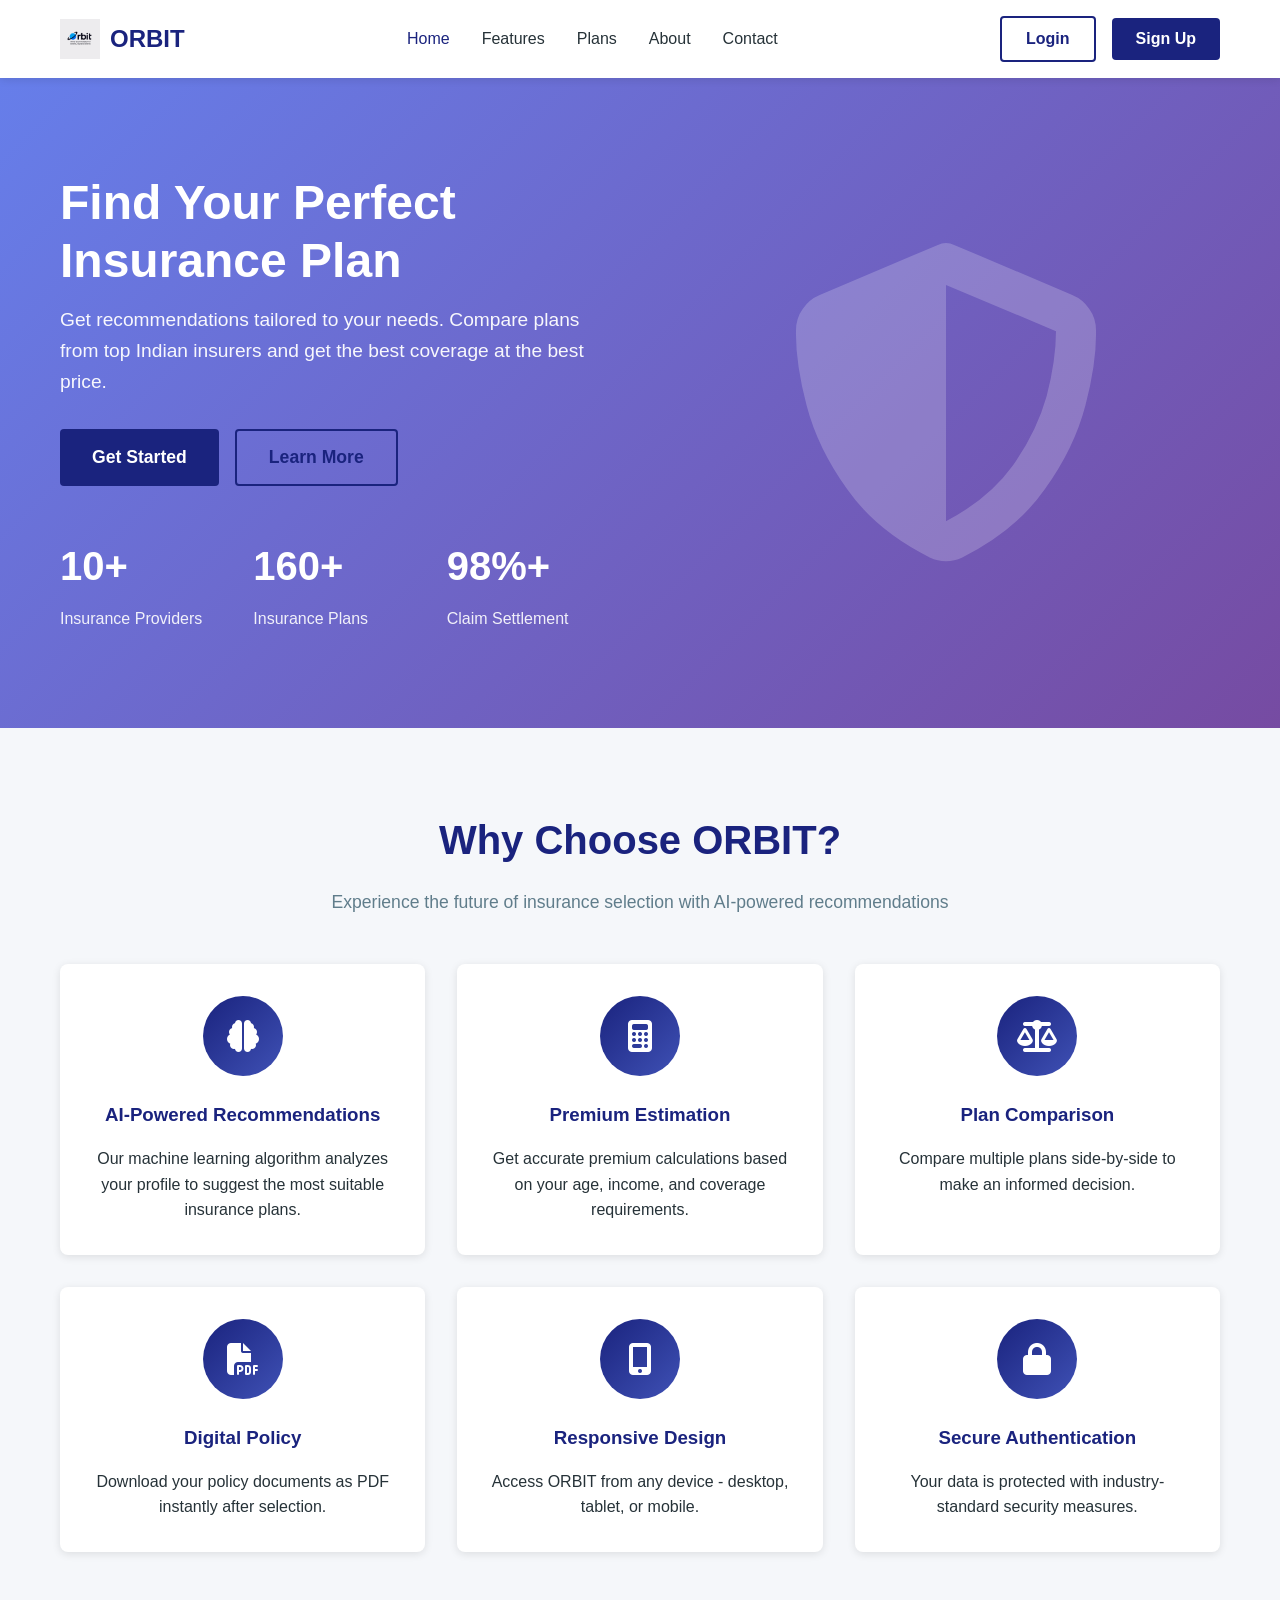
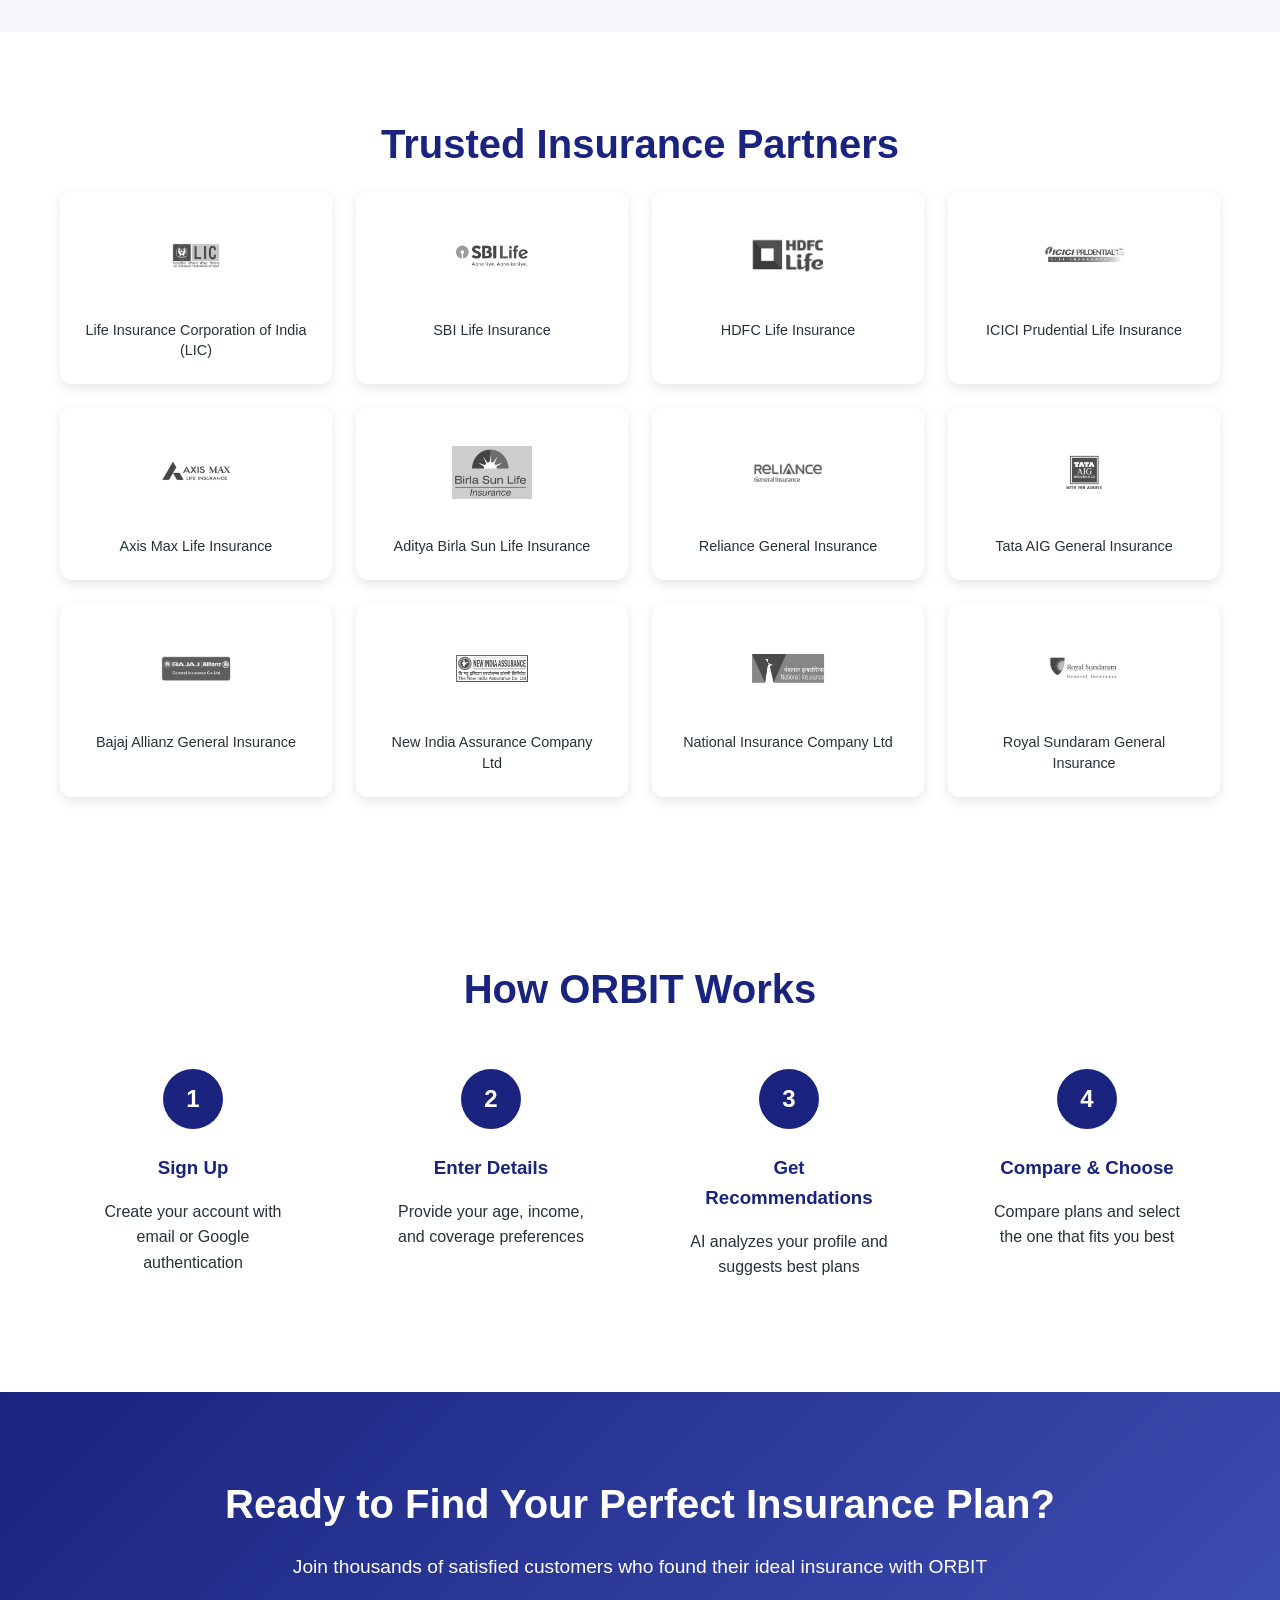
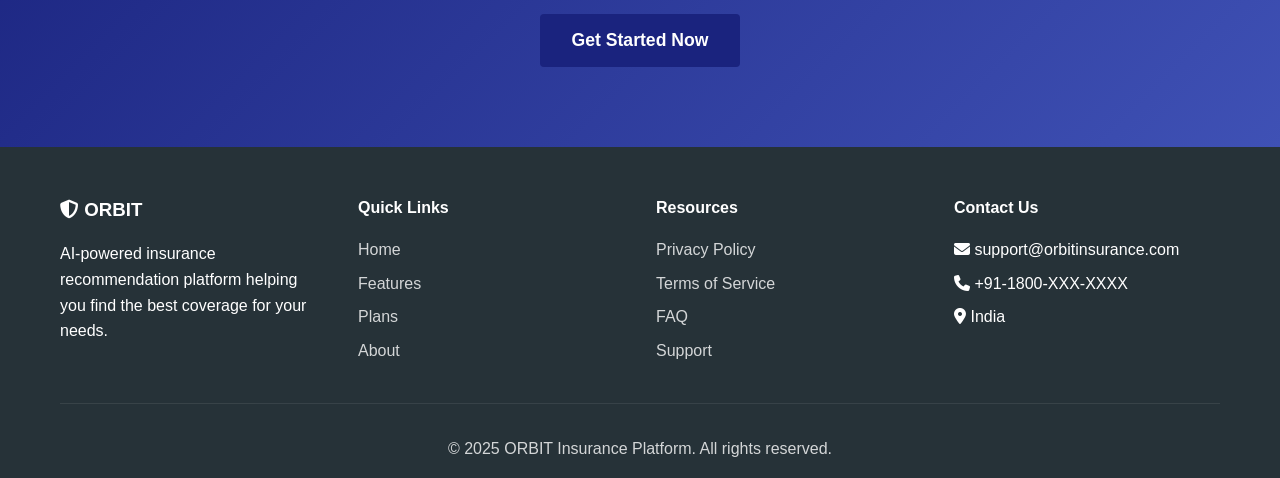
<file: frontend/index.html>
<!DOCTYPE html>
<html lang="en">
<head>
    <meta charset="UTF-8">
    <meta name="viewport" content="width=device-width, initial-scale=1.0">
    <title>ORBIT - Online Recommendation for Benefits, Insurance & Terms</title>
    <link rel="stylesheet" href="styles/main.css">
    <link rel="stylesheet" href="styles/responsive.css">
    <link rel="stylesheet" href="https://cdnjs.cloudflare.com/ajax/libs/font-awesome/6.4.0/css/all.min.css">
</head>
<body>
    <!-- Header -->
    <header class="header">
        <nav class="navbar">
            <div class="container">
                <div class="nav-brand">
                    <img src="assets/images/logo.png" alt="ORBIT" style="height: 40px;">
                    <span>ORBIT</span>
                </div>
                <ul class="nav-menu" id="navMenu">
                    <li><a href="#home" class="nav-link active">Home</a></li>
                    <li><a href="#features" class="nav-link">Features</a></li>
                    <li><a href="#plans" class="nav-link">Plans</a></li>
                    <li><a href="#about" class="nav-link">About</a></li>
                    <li><a href="#contact" class="nav-link">Contact</a></li>
                </ul>
                <div class="nav-buttons">
                    <button class="btn btn-outline" id="loginBtn">Login</button>
                    <button class="btn btn-primary" id="signupBtn">Sign Up</button>
                    <button class="btn btn-primary user-profile-btn" id="userProfileBtn" style="display: none;">
                        <i class="fas fa-user"></i>
                        <span id="userName"></span>
                    </button>
                    <button class="btn btn-outline" id="logoutBtn" style="display: none;">Logout</button>
                </div>
                <div class="hamburger" id="hamburger">
                    <span></span>
                    <span></span>
                    <span></span>
                </div>
            </div>
        </nav>
    </header>

    <!-- Hero Section -->
    <section class="hero" id="home">
        <div class="container">
            <div class="hero-content">
                <h1 class="hero-title">Find Your Perfect Insurance Plan</h1>
                <p class="hero-subtitle">Get recommendations tailored to your needs. Compare plans from top Indian insurers and get the best coverage at the best price.</p>
                <div class="hero-buttons">
                    <button class="btn btn-primary btn-large" id="getStartedBtn">Get Started</button>
                    <button class="btn btn-outline btn-large" id="learnMoreBtn">Learn More</button>
                </div>
                <div class="hero-stats">
                    <div class="stat-item">
                        <h3>10+</h3>
                        <p>Insurance Providers</p>
                    </div>
                    <div class="stat-item">
                        <h3>160+</h3>
                        <p>Insurance Plans</p>
                    </div>
                    <div class="stat-item">
                        <h3>98%+</h3>
                        <p>Claim Settlement</p>
                    </div>
                </div>
            </div>
            <div class="hero-image">
                <i class="fas fa-shield-alt hero-icon"></i>
            </div>
        </div>
    </section>

    <!-- Features Section -->
    <section class="features" id="features">
        <div class="container">
            <h2 class="section-title">Why Choose ORBIT?</h2>
            <p class="section-subtitle">Experience the future of insurance selection with AI-powered recommendations</p>
            <div class="features-grid">
                <div class="feature-card">
                    <div class="feature-icon">
                        <i class="fas fa-brain"></i>
                    </div>
                    <h3>AI-Powered Recommendations</h3>
                    <p>Our machine learning algorithm analyzes your profile to suggest the most suitable insurance plans.</p>
                </div>
                <div class="feature-card">
                    <div class="feature-icon">
                        <i class="fas fa-calculator"></i>
                    </div>
                    <h3>Premium Estimation</h3>
                    <p>Get accurate premium calculations based on your age, income, and coverage requirements.</p>
                </div>
                <div class="feature-card">
                    <div class="feature-icon">
                        <i class="fas fa-balance-scale"></i>
                    </div>
                    <h3>Plan Comparison</h3>
                    <p>Compare multiple plans side-by-side to make an informed decision.</p>
                </div>
                <div class="feature-card">
                    <div class="feature-icon">
                        <i class="fas fa-file-pdf"></i>
                    </div>
                    <h3>Digital Policy</h3>
                    <p>Download your policy documents as PDF instantly after selection.</p>
                </div>
                <div class="feature-card">
                    <div class="feature-icon">
                        <i class="fas fa-mobile-alt"></i>
                    </div>
                    <h3>Responsive Design</h3>
                    <p>Access ORBIT from any device - desktop, tablet, or mobile.</p>
                </div>
                <div class="feature-card">
                    <div class="feature-icon">
                        <i class="fas fa-lock"></i>
                    </div>
                    <h3>Secure Authentication</h3>
                    <p>Your data is protected with industry-standard security measures.</p>
                </div>
            </div>
        </div>
    </section>

   <!-- Insurance Providers Section -->
<section class="providers">
    <div class="container">
        <h2 class="section-title">Trusted Insurance Partners</h2>
        <div class="providers-grid">
            <div class="provider-card">
                <img src="assets/images/lic-logo.png" alt="LIC Logo" class="provider-logo">
                <p>Life Insurance Corporation of India (LIC)</p>
            </div>
            <div class="provider-card">
                <img src="assets/images/sbi-life-logo.png" alt="SBI Life Logo" class="provider-logo">
                <p>SBI Life Insurance</p>
            </div>
            <div class="provider-card">
                <img src="assets/images/hdfc-life-logo.png" alt="HDFC Life Logo" class="provider-logo">
                <p>HDFC Life Insurance</p>
            </div>
            <div class="provider-card">
                <img src="assets/images/icici-prudential-logo.png" alt="ICICI Prudential Logo" class="provider-logo">
                <p>ICICI Prudential Life Insurance</p>
            </div>
            <div class="provider-card">
                <img src="assets/images/axis-life-logo.png" alt="Axis Life Logo" class="provider-logo">
                <p>Axis Max Life Insurance</p>
            </div>
            <div class="provider-card">
                <img src="assets/images/birla-sun-life-logo.png" alt="Aditya Birla Sun Life Logo" class="provider-logo">
                <p>Aditya Birla Sun Life Insurance</p>
            </div>
            <div class="provider-card">
                <img src="assets/images/reliance-general-logo.png" alt="Reliance General Logo" class="provider-logo">
                <p>Reliance General Insurance</p>
            </div>
            <div class="provider-card">
                <img src="assets/images/tata-aig-logo.png" alt="Tata AIG Logo" class="provider-logo">
                <p>Tata AIG General Insurance</p>
            </div>
            <div class="provider-card">
                <img src="assets/images/bajaj-allianz-logo.png" alt="Bajaj Allianz Logo" class="provider-logo">
                <p>Bajaj Allianz General Insurance</p>
            </div>
            <div class="provider-card">
                <img src="assets/images/new-india-logo.png" alt="New India Assurance Logo" class="provider-logo">
                <p>New India Assurance Company Ltd</p>
            </div>
            <div class="provider-card">
                <img src="assets/images/national-insurance-logo.png" alt="National Insurance Logo" class="provider-logo">
                <p>National Insurance Company Ltd</p>
            </div>
            <div class="provider-card">
                <img src="assets/images/royal-sundaram-logo.png" alt="Royal Sundaram Logo" class="provider-logo">
                <p>Royal Sundaram General Insurance</p>
            </div>
        </div>
    </div>
</section>

    <!-- How It Works Section -->
    <section class="how-it-works" id="about">
        <div class="container">
            <h2 class="section-title">How ORBIT Works</h2>
            <div class="steps-grid">
                <div class="step-card">
                    <div class="step-number">1</div>
                    <h3>Sign Up</h3>
                    <p>Create your account with email or Google authentication</p>
                </div>
                <div class="step-card">
                    <div class="step-number">2</div>
                    <h3>Enter Details</h3>
                    <p>Provide your age, income, and coverage preferences</p>
                </div>
                <div class="step-card">
                    <div class="step-number">3</div>
                    <h3>Get Recommendations</h3>
                    <p>AI analyzes your profile and suggests best plans</p>
                </div>
                <div class="step-card">
                    <div class="step-number">4</div>
                    <h3>Compare & Choose</h3>
                    <p>Compare plans and select the one that fits you best</p>
                </div>
            </div>
        </div>
    </section>

    <!-- CTA Section -->
    <section class="cta">
        <div class="container">
            <h2>Ready to Find Your Perfect Insurance Plan?</h2>
            <p>Join thousands of satisfied customers who found their ideal insurance with ORBIT</p>
            <button class="btn btn-primary btn-large" id="ctaSignupBtn">Get Started Now</button>
        </div>
    </section>

    <!-- Footer -->
    <footer class="footer" id="contact">
        <div class="container">
            <div class="footer-grid">
                <div class="footer-col">
                    <h3><i class="fas fa-shield-alt"></i> ORBIT</h3>
                    <p>AI-powered insurance recommendation platform helping you find the best coverage for your needs.</p>
                </div>
                <div class="footer-col">
                    <h4>Quick Links</h4>
                    <ul>
                        <li><a href="#home">Home</a></li>
                        <li><a href="#features">Features</a></li>
                        <li><a href="#plans">Plans</a></li>
                        <li><a href="#about">About</a></li>
                    </ul>
                </div>
                <div class="footer-col">
                    <h4>Resources</h4>
                    <ul>
                        <li><a href="#">Privacy Policy</a></li>
                        <li><a href="#">Terms of Service</a></li>
                        <li><a href="#">FAQ</a></li>
                        <li><a href="#">Support</a></li>
                    </ul>
                </div>
                <div class="footer-col">
                    <h4>Contact Us</h4>
                    <ul>
                        <li><i class="fas fa-envelope"></i> support@orbitinsurance.com</li>
                        <li><i class="fas fa-phone"></i> +91-1800-XXX-XXXX</li>
                        <li><i class="fas fa-map-marker-alt"></i> India</li>
                    </ul>
                </div>
            </div>
            <div class="footer-bottom">
                <p>&copy; 2025 ORBIT Insurance Platform. All rights reserved.</p>
            </div>
        </div>
    </footer>

    <!-- Login Modal -->
    <div class="modal" id="loginModal">
        <div class="modal-content">
            <span class="close" id="closeLoginModal">&times;</span>
            <h2>Login to ORBIT</h2>
            <form id="loginForm">
                <div class="form-group">
                    <label for="loginEmail">Email</label>
                    <input type="email" id="loginEmail" name="email" required>
                </div>
                <div class="form-group">
                    <label for="loginPassword">Password</label>
                    <input type="password" id="loginPassword" name="password" required>
                </div>
                <div class="form-error" id="loginError"></div>
                <button type="submit" class="btn btn-primary btn-block">Login</button>
                <div class="divider">OR</div>
                <button type="button" class="btn btn-google btn-block" id="googleLoginBtn">
                    <i class="fab fa-google"></i> Continue with Google
                </button>
                <p class="form-footer">Don't have an account? <a href="#" id="switchToSignup">Sign up</a></p>
            </form>
        </div>
    </div>

    <!-- Signup Modal -->
    <div class="modal" id="signupModal">
        <div class="modal-content modal-large">
            <span class="close" id="closeSignupModal">&times;</span>
            <h2>Create Your ORBIT Account</h2>
            <form id="signupForm">
                <div class="form-row">
                    <div class="form-group">
                        <label for="signupFullName">Full Name *</label>
                        <input type="text" id="signupFullName" name="full_name" required>
                    </div>
                    <div class="form-group">
                        <label for="signupEmail">Email *</label>
                        <input type="email" id="signupEmail" name="email" required>
                    </div>
                </div>
                <div class="form-row">
                    <div class="form-group">
                        <label for="signupPassword">Password *</label>
                        <input type="password" id="signupPassword" name="password" required minlength="6">
                    </div>
                    <div class="form-group">
                        <label for="signupPhone">Phone *</label>
                        <input type="tel" id="signupPhone" name="phone" required pattern="[6-9]\d{9}">
                    </div>
                </div>
                <div class="form-row">
                    <div class="form-group">
                        <label for="signupDOB">Date of Birth *</label>
                        <input type="date" id="signupDOB" name="date_of_birth" required>
                    </div>
                    <div class="form-group">
                        <label for="signupGender">Gender</label>
                        <select id="signupGender" name="gender">
                            <option value="">Select</option>
                            <option value="Male">Male</option>
                            <option value="Female">Female</option>
                            <option value="Other">Other</option>
                        </select>
                    </div>
                </div>
                <div class="form-row">
                    <div class="form-group">
                        <label for="signupOccupation">Occupation</label>
                        <input type="text" id="signupOccupation" name="occupation">
                    </div>
                    <div class="form-group">
                        <label for="signupIncome">Annual Income (₹)</label>
                        <input type="number" id="signupIncome" name="annual_income" min="0">
                    </div>
                </div>
                <div class="form-row">
                    <div class="form-group">
                        <label for="signupCity">City</label>
                        <input type="text" id="signupCity" name="city">
                    </div>
                    <div class="form-group">
                        <label for="signupState">State</label>
                        <input type="text" id="signupState" name="state">
                    </div>
                    <div class="form-group">
                        <label for="signupPincode">Pincode</label>
                        <input type="text" id="signupPincode" name="pincode" pattern="\d{6}">
                    </div>
                </div>
                <div class="form-error" id="signupError"></div>
                <button type="submit" class="btn btn-primary btn-block">Sign Up</button>
                <div class="divider">OR</div>
                <button type="button" class="btn btn-google btn-block" id="googleSignupBtn">
                    <i class="fab fa-google"></i> Sign up with Google
                </button>
                <p class="form-footer">Already have an account? <a href="#" id="switchToLogin">Login</a></p>
            </form>
        </div>
    </div>

    <script src="scripts/main.js"></script>
    <script src="scripts/auth.js"></script>
</body>
</html>
</file>
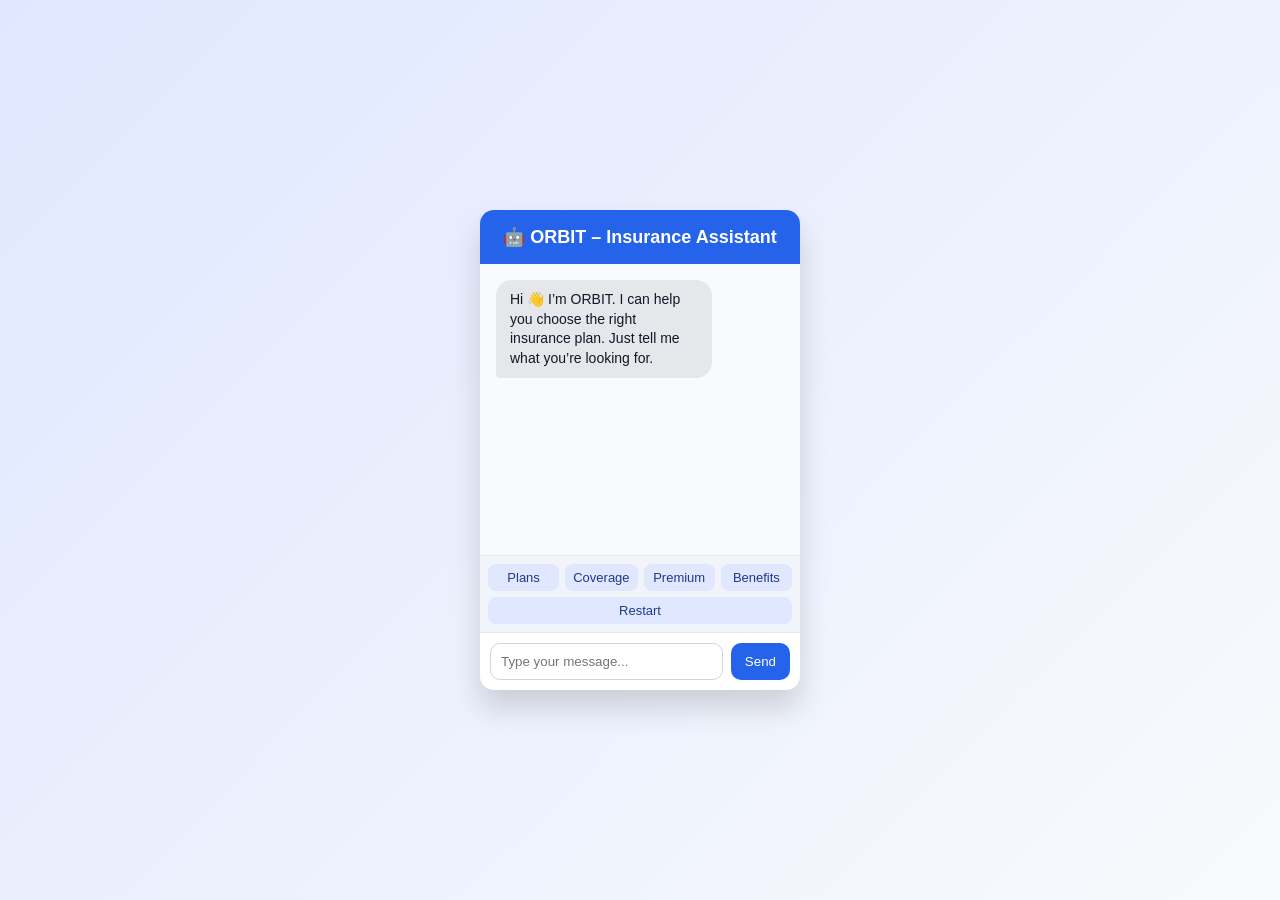
<file: backend/public/index.html>
<!DOCTYPE html>
<html lang="en">
<head>
  <meta charset="UTF-8" />
  <title>ORBIT – Insurance Assistant</title>
  <link rel="stylesheet" href="style.css" />
</head>
<body>

<div class="chat-container">
  <div class="chat-header">
    🤖 ORBIT – Insurance Assistant
  </div>

  <div class="chat-messages" id="messages"></div>

  <!-- Quick Reply Buttons -->
  <div class="quick-buttons" id="quickButtons">
    <button onclick="quickSend('plans')">Plans</button>
    <button onclick="quickSend('coverage')">Coverage</button>
    <button onclick="quickSend('premium')">Premium</button>
    <button onclick="quickSend('benefits')">Benefits</button>
    <button onclick="quickSend('restart')">Restart</button>
  </div>

  <div class="chat-input">
    <input id="input" placeholder="Type your message..." />
    <button onclick="sendMessage()">Send</button>
  </div>
</div>

<script src="script.js"></script>
</body>
</html>
</file>
<file: frontend/styles/main.css>
:root {
    --primary-color: #1a237e;
    --secondary-color: #283593;
    --accent-color: #3f51b5;
    --success-color: #4caf50;
    --warning-color: #ff9800;
    --danger-color: #f44336;
    --light-bg: #f5f7fa;
    --white: #ffffff;
    --text-dark: #263238;
    --text-light: #607d8b;
    --border-color: #e0e0e0;
    --shadow: 0 2px 8px rgba(0, 0, 0, 0.1);
    --shadow-lg: 0 4px 16px rgba(0, 0, 0, 0.15);
}

* {
    margin: 0;
    padding: 0;
    box-sizing: border-box;
}

body {
    font-family: 'Segoe UI', Tahoma, Geneva, Verdana, sans-serif;
    color: var(--text-dark);
    line-height: 1.6;
    background-color: var(--white);
}

.container {
    max-width: 1200px;
    margin: 0 auto;
    padding: 0 20px;
}

/* Header & Navigation */
.header {
    background-color: var(--white);
    box-shadow: var(--shadow);
    position: sticky;
    top: 0;
    z-index: 1000;
}

.navbar {
    padding: 1rem 0;
}

.navbar .container {
    display: flex;
    justify-content: space-between;
    align-items: center;
}

.nav-brand {
    display: flex;
    align-items: center;
    gap: 10px;
    font-size: 1.5rem;
    font-weight: bold;
    color: var(--primary-color);
}

.nav-brand i {
    font-size: 1.8rem;
}

.nav-menu {
    display: flex;
    list-style: none;
    gap: 2rem;
}

.nav-link {
    text-decoration: none;
    color: var(--text-dark);
    font-weight: 500;
    transition: color 0.3s;
}

.nav-link:hover,
.nav-link.active {
    color: var(--primary-color);
}

.nav-buttons {
    display: flex;
    gap: 1rem;
    align-items: center;
}

.hamburger {
    display: none;
    flex-direction: column;
    cursor: pointer;
    gap: 4px;
}

.hamburger span {
    width: 25px;
    height: 3px;
    background-color: var(--primary-color);
    transition: 0.3s;
}

/* Buttons */
.btn {
    padding: 0.75rem 1.5rem;
    border: none;
    border-radius: 4px;
    font-size: 1rem;
    font-weight: 600;
    cursor: pointer;
    transition: all 0.3s;
    display: inline-flex;
    align-items: center;
    gap: 0.5rem;
    text-decoration: none;
}

.btn-primary {
    background-color: var(--primary-color);
    color: var(--white);
}

.btn-primary:hover {
    background-color: var(--secondary-color);
    transform: translateY(-2px);
    box-shadow: var(--shadow);
}

.btn-outline {
    background-color: transparent;
    color: var(--primary-color);
    border: 2px solid var(--primary-color);
}

.btn-outline:hover {
    background-color: var(--primary-color);
    color: var(--white);
}

.btn-large {
    padding: 1rem 2rem;
    font-size: 1.1rem;
}

.btn-block {
    width: 100%;
    justify-content: center;
}

.btn-google {
    background-color: var(--white);
    color: var(--text-dark);
    border: 1px solid var(--border-color);
}

.btn-google:hover {
    background-color: var(--light-bg);
}

.btn-sm {
    padding: 0.5rem 1rem;
    font-size: 0.9rem;
}

/* Hero Section */
.hero {
    background: linear-gradient(135deg, #667eea 0%, #764ba2 100%);
    color: var(--white);
    padding: 6rem 0;
}

.hero .container {
    display: grid;
    grid-template-columns: 1fr 1fr;
    gap: 4rem;
    align-items: center;
}

.hero-title {
    font-size: 3rem;
    margin-bottom: 1rem;
    line-height: 1.2;
}

.hero-subtitle {
    font-size: 1.2rem;
    margin-bottom: 2rem;
    opacity: 0.95;
}

.hero-buttons {
    display: flex;
    gap: 1rem;
    margin-bottom: 3rem;
}

.hero-stats {
    display: grid;
    grid-template-columns: repeat(3, 1fr);
    gap: 2rem;
}

.stat-item h3 {
    font-size: 2.5rem;
    margin-bottom: 0.5rem;
}

.stat-item p {
    opacity: 0.9;
}

.hero-image {
    display: flex;
    justify-content: center;
    align-items: center;
}

.hero-icon {
    font-size: 20rem;
    opacity: 0.2;
}

/* Sections */
section {
    padding: 5rem 0;
}

.section-title {
    font-size: 2.5rem;
    text-align: center;
    margin-bottom: 1rem;
    color: var(--primary-color);
}

.section-subtitle {
    text-align: center;
    font-size: 1.1rem;
    color: var(--text-light);
    margin-bottom: 3rem;
}

/* Features Section */
.features {
    background-color: var(--light-bg);
}

.features-grid {
    display: grid;
    grid-template-columns: repeat(auto-fit, minmax(300px, 1fr));
    gap: 2rem;
}

.feature-card {
    background-color: var(--white);
    padding: 2rem;
    border-radius: 8px;
    box-shadow: var(--shadow);
    transition: transform 0.3s, box-shadow 0.3s;
    text-align: center;
}

.feature-card:hover {
    transform: translateY(-5px);
    box-shadow: var(--shadow-lg);
}

.feature-icon {
    width: 80px;
    height: 80px;
    margin: 0 auto 1.5rem;
    background: linear-gradient(135deg, var(--primary-color), var(--accent-color));
    border-radius: 50%;
    display: flex;
    align-items: center;
    justify-content: center;
    color: var(--white);
}

.feature-icon i {
    font-size: 2rem;
}

.feature-card h3 {
    margin-bottom: 1rem;
    color: var(--primary-color);
}

/* Providers Section */
.providers-grid {
    display: grid;
    grid-template-columns: repeat(auto-fit, minmax(250px, 1fr));
    gap: 1.5rem;
}

.provider-card {
    display: flex;
    flex-direction: column;
    align-items: center;
    text-align: center;
    padding: 1.5rem;
    background: var(--white);
    border-radius: 12px;
    box-shadow: 0 4px 12px rgba(0, 0, 0, 0.1);
    transition: transform 0.3s ease, box-shadow 0.3s ease;
}

.provider-card:hover {
    transform: translateY(-5px);
    box-shadow: 0 8px 20px rgba(0, 0, 0, 0.15);
}

.provider-logo {
    width: 80px;
    height: 80px;
    object-fit: contain;
    margin-bottom: 1rem;
    filter: grayscale(100%);
    opacity: 0.9;
    transition: all 0.3s ease;
}

.provider-card:hover .provider-logo {
    filter: grayscale(0%);
    opacity: 1;
}

.provider-card p {
    margin-top: 0.5rem;
    font-weight: 500;
    font-size: 0.9rem;
    color: var(--text-dark);
    line-height: 1.4;
}

/* How It Works */
.steps-grid {
    display: grid;
    grid-template-columns: repeat(auto-fit, minmax(250px, 1fr));
    gap: 2rem;
}

.step-card {
    text-align: center;
    padding: 2rem;
}

.step-number {
    width: 60px;
    height: 60px;
    margin: 0 auto 1.5rem;
    background-color: var(--primary-color);
    color: var(--white);
    border-radius: 50%;
    display: flex;
    align-items: center;
    justify-content: center;
    font-size: 1.5rem;
    font-weight: bold;
}

.step-card h3 {
    margin-bottom: 1rem;
    color: var(--primary-color);
}

/* CTA Section */
.cta {
    background: linear-gradient(135deg, var(--primary-color), var(--accent-color));
    color: var(--white);
    text-align: center;
}

.cta h2 {
    font-size: 2.5rem;
    margin-bottom: 1rem;
}

.cta p {
    font-size: 1.2rem;
    margin-bottom: 2rem;
}

/* Footer */
.footer {
    background-color: var(--text-dark);
    color: var(--white);
    padding: 3rem 0 1rem;
}

.footer-grid {
    display: grid;
    grid-template-columns: repeat(auto-fit, minmax(250px, 1fr));
    gap: 2rem;
    margin-bottom: 2rem;
}

.footer h3, .footer h4 {
    margin-bottom: 1rem;
}

.footer ul {
    list-style: none;
}

.footer ul li {
    margin-bottom: 0.5rem;
}

.footer a {
    color: var(--white);
    text-decoration: none;
    opacity: 0.8;
    transition: opacity 0.3s;
}

.footer a:hover {
    opacity: 1;
}

.footer-bottom {
    text-align: center;
    padding-top: 2rem;
    border-top: 1px solid rgba(255, 255, 255, 0.1);
    opacity: 0.8;
}

/* Modal */
.modal {
    display: none;
    position: fixed;
    z-index: 2000;
    left: 0;
    top: 0;
    width: 100%;
    height: 100%;
    background-color: rgba(0, 0, 0, 0.5);
    animation: fadeIn 0.3s;
}

.modal.active {
    display: flex;
    align-items: center;
    justify-content: center;
}

.modal-content {
    background-color: var(--white);
    padding: 2rem;
    border-radius: 8px;
    max-width: 500px;
    width: 90%;
    max-height: 90vh;
    overflow-y: auto;
    position: relative;
    animation: slideIn 0.3s;
}

.modal-large {
    max-width: 800px;
}

.close {
    position: absolute;
    right: 1rem;
    top: 1rem;
    font-size: 2rem;
    font-weight: bold;
    cursor: pointer;
    color: var(--text-light);
    transition: color 0.3s;
}

.close:hover {
    color: var(--text-dark);
}

/* Forms */
.form-group {
    margin-bottom: 1.5rem;
}

.form-group label {
    display: block;
    margin-bottom: 0.5rem;
    font-weight: 500;
    color: var(--text-dark);
}

.form-group input,
.form-group select {
    width: 100%;
    padding: 0.75rem;
    border: 1px solid var(--border-color);
    border-radius: 4px;
    font-size: 1rem;
    transition: border-color 0.3s;
}

.form-group input:focus,
.form-group select:focus {
    outline: none;
    border-color: var(--primary-color);
}

.form-row {
    display: grid;
    grid-template-columns: repeat(auto-fit, minmax(200px, 1fr));
    gap: 1rem;
}

.form-error {
    color: var(--danger-color);
    margin-bottom: 1rem;
    display: none;
}

.form-success {
    color: var(--success-color);
    margin-bottom: 1rem;
    display: none;
}

.form-footer {
    text-align: center;
    margin-top: 1rem;
}

.form-footer a {
    color: var(--primary-color);
    text-decoration: none;
    font-weight: 600;
}

.divider {
    text-align: center;
    margin: 1.5rem 0;
    position: relative;
}

.divider::before {
    content: '';
    position: absolute;
    left: 0;
    top: 50%;
    width: 45%;
    height: 1px;
    background-color: var(--border-color);
}

.divider::after {
    content: '';
    position: absolute;
    right: 0;
    top: 50%;
    width: 45%;
    height: 1px;
    background-color: var(--border-color);
}

/* Animations */
@keyframes fadeIn {
    from { opacity: 0; }
    to { opacity: 1; }
}

@keyframes slideIn {
    from {
        transform: translateY(-50px);
        opacity: 0;
    }
    to {
        transform: translateY(0);
        opacity: 1;
    }
}

/* Utility Classes */
.text-center {
    text-align: center;
}

.mt-1 { margin-top: 1rem; }
.mt-2 { margin-top: 2rem; }
.mb-1 { margin-bottom: 1rem; }
.mb-2 { margin-bottom: 2rem; }

.user-profile-btn {
    display: flex;
    align-items: center;
    gap: 0.5rem;
}





/*bot Floating chat button */
#orbit-chat-button {
  position: fixed;
  bottom: 20px;
  right: 20px;
  width: 56px;
  height: 56px;
  background: #2563eb;
  color: white;
  font-size: 26px;
  border-radius: 50%;
  display: flex;
  justify-content: center;
  align-items: center;
  cursor: pointer;
  box-shadow: 0 12px 30px rgba(0, 0, 0, 0.25);
  z-index: 9999;
}

/* Chat container (hidden by default) */
#orbit-chat-container {
  position: fixed;
  bottom: 90px;
  right: 20px;
  width: 340px;
  height: 520px;
  background: white;
  border-radius: 16px;
  box-shadow: 0 25px 50px rgba(0, 0, 0, 0.3);
  display: none;
  overflow: hidden;
  z-index: 10000;
}

/* Iframe inside chat */
#orbit-chat-container iframe {
  width: 100%;
  height: 100%;
  border: none;
}

/* Close button */
#orbit-close {
  position: absolute;
  top: 8px;
  right: 10px;
  background: rgba(0, 0, 0, 0.6);
  color: white;
  width: 26px;
  height: 26px;
  border-radius: 50%;
  font-size: 14px;
  display: flex;
  justify-content: center;
  align-items: center;
  cursor: pointer;
}
</file>
<file: frontend/styles/responsive.css>
/* Tablet Styles */
@media screen and (max-width: 968px) {
    .hero .container {
        grid-template-columns: 1fr;
        text-align: center;
    }

    .hero-icon {
        font-size: 10rem;
    }

    .hero-buttons {
        justify-content: center;
    }

    .nav-menu {
        position: fixed;
        left: -100%;
        top: 70px;
        flex-direction: column;
        background-color: var(--white);
        width: 100%;
        text-align: center;
        transition: 0.3s;
        box-shadow: var(--shadow);
        padding: 2rem 0;
    }

    .nav-menu.active {
        left: 0;
    }

    .hamburger {
        display: flex;
    }

    .dashboard-layout {
        grid-template-columns: 1fr;
    }

    .sidebar {
        position: fixed;
        left: -250px;
        top: 70px;
        height: calc(100vh - 70px);
        width: 250px;
        z-index: 999;
        transition: left 0.3s;
        overflow-y: auto;
    }

    .sidebar.active {
        left: 0;
    }

    .form-row {
        grid-template-columns: 1fr;
    }
}

/* Mobile Styles */
@media screen and (max-width: 768px) {
    .hero-title {
        font-size: 2rem;
    }

    .hero-subtitle {
        font-size: 1rem;
    }

    .section-title {
        font-size: 2rem;
    }

    .features-grid {
        grid-template-columns: 1fr;
    }

    .providers-grid {
        grid-template-columns: 1fr;
    }

    .steps-grid {
        grid-template-columns: 1fr;
    }

    .hero-stats {
        grid-template-columns: 1fr;
        gap: 1rem;
    }

    .nav-buttons {
        flex-direction: column;
        width: 100%;
    }

    .nav-buttons .btn {
        width: 100%;
    }

    .modal-content {
        width: 95%;
        padding: 1.5rem;
    }

    .stats-grid {
        grid-template-columns: 1fr;
    }

    .action-cards {
        grid-template-columns: 1fr;
    }

    .plan-details {
        grid-template-columns: 1fr;
    }

    .plan-actions {
        flex-direction: column;
    }

    .plan-actions .btn {
        width: 100%;
    }

    .policy-info {
        grid-template-columns: 1fr;
    }

    .plan-selection-grid {
        grid-template-columns: 1fr;
    }

    .dashboard-main {
        padding: 1rem;
    }

    .page-title {
        font-size: 1.5rem;
    }

    .hero-buttons {
        flex-direction: column;
        width: 100%;
    }

    .hero-buttons .btn {
        width: 100%;
    }

    .footer-grid {
        grid-template-columns: 1fr;
    }
}

/* Small Mobile */
@media screen and (max-width: 480px) {
    .container {
        padding: 0 15px;
    }

    .hero {
        padding: 3rem 0;
    }

    section {
        padding: 3rem 0;
    }

    .hero-title {
        font-size: 1.5rem;
    }

    .stat-item h3 {
        font-size: 1.8rem;
    }

    .cta h2 {
        font-size: 1.8rem;
    }

    .nav-brand {
        font-size: 1.2rem;
    }

    .comparison-table {
        font-size: 0.85rem;
    }

    .comparison-table th,
    .comparison-table td {
        padding: 0.5rem;
    }
}
</file>
<file: backend/public/style.css>
* {
  box-sizing: border-box;
}

body {
  margin: 0;
  font-family: "Segoe UI", Arial, sans-serif;
  background: linear-gradient(135deg, #e0e7ff, #f8fafc);
  height: 100vh;
  display: flex;
  justify-content: center;
  align-items: center;
}

.chat-container {
  width: 320px;
  height: 480px;
  background: #ffffff;
  border-radius: 14px;
  display: flex;
  flex-direction: column;
  box-shadow: 0 18px 30px rgba(0, 0, 0, 0.15);
  overflow: hidden;
}


.chat-header {
  background: #2563eb;
  color: white;
  padding: 16px;
  text-align: center;
  font-size: 18px;
  font-weight: 600;
}

.chat-messages {
  flex: 1;
  padding: 16px;
  overflow-y: auto;
  background: #f9fafb;
  display: flex;
  flex-direction: column;
}

.message {
  max-width: 75%;
  padding: 10px 14px;
  margin-bottom: 10px;
  border-radius: 16px;
  font-size: 14px;
  line-height: 1.4;
  animation: fadeIn 0.2s ease-in;
}

.user {
  background: #2563eb;
  color: white;
  align-self: flex-end;
  border-bottom-right-radius: 4px;
}

.bot {
  background: #e5e7eb;
  color: #111827;
  align-self: flex-start;
  border-bottom-left-radius: 4px;
}

@keyframes fadeIn {
  from {
    opacity: 0;
    transform: translateY(5px);
  }
  to {
    opacity: 1;
    transform: translateY(0);
  }
}

/* Quick buttons */
.quick-buttons {
  display: flex;
  gap: 6px;
  padding: 8px;
  border-top: 1px solid #e5e7eb;
  background: #f1f5f9;
  flex-wrap: wrap;
}

.quick-buttons button {
  flex: 1;
  padding: 6px 8px;
  font-size: 13px;
  border: none;
  border-radius: 8px;
  background: #e0e7ff;
  color: #1e3a8a;
  cursor: pointer;
}

.quick-buttons button:hover {
  background: #c7d2fe;
}

.chat-input {
  display: flex;
  padding: 10px;
  border-top: 1px solid #e5e7eb;
}

.chat-input input {
  flex: 1;
  padding: 10px;
  border-radius: 10px;
  border: 1px solid #d1d5db;
  outline: none;
}

.chat-input button {
  margin-left: 8px;
  padding: 10px 14px;
  background: #2563eb;
  color: white;
  border: none;
  border-radius: 10px;
  cursor: pointer;
}
</file>
